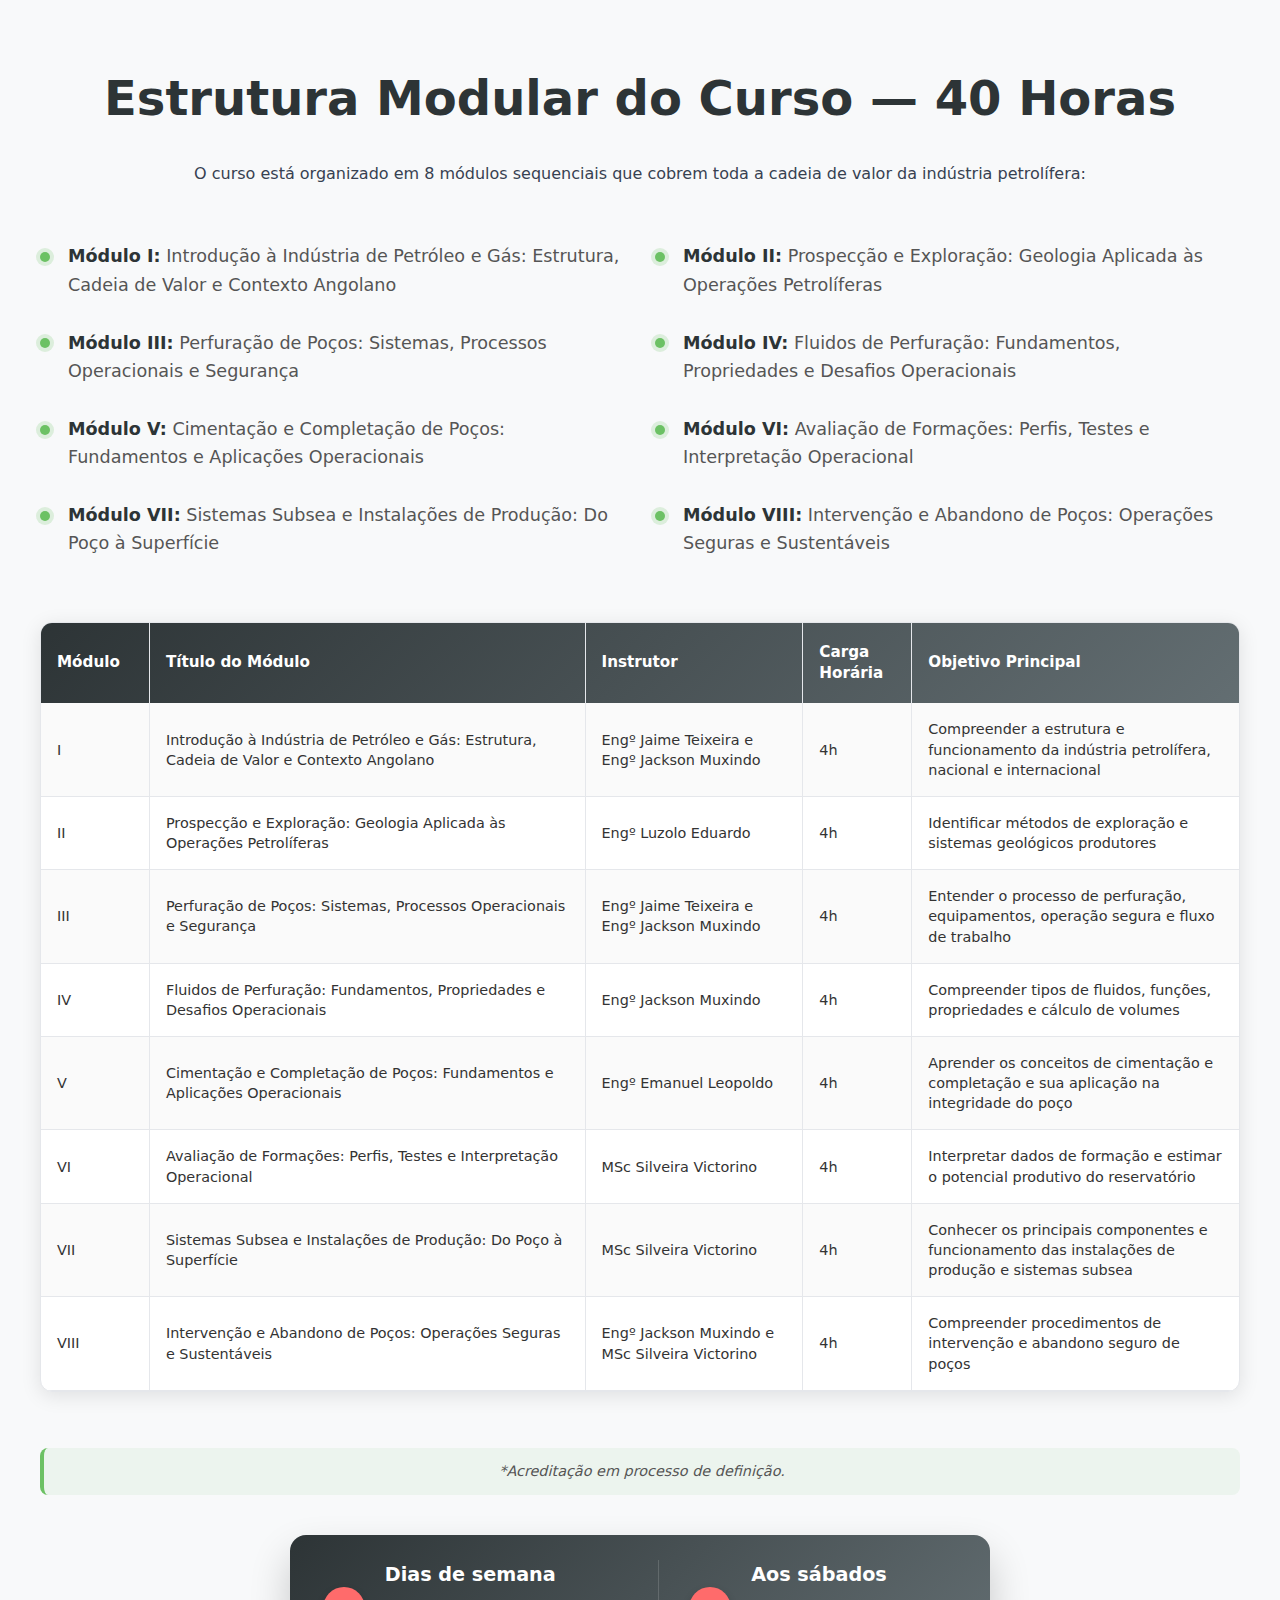
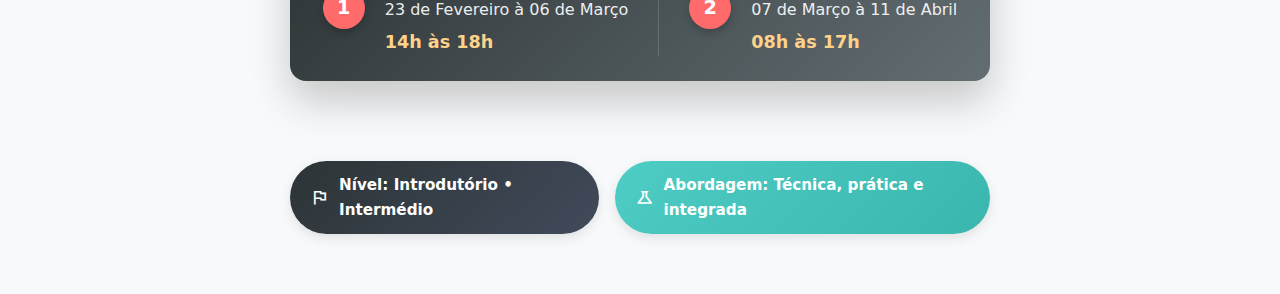
<file: teste.html>
<!DOCTYPE html>
<html lang="pt">
<head>
    <meta charset="UTF-8">
    <meta name="viewport" content="width=device-width, initial-scale=1.0">
    <title>Estrutura do Curso - Petróleo e Gás</title>
    <link href="https://fonts.googleapis.com/icon?family=Material+Icons+Outlined" rel="stylesheet">
    <style>
        :root {
            --color1: #6cc164;
            --color2: #ff6b6b;
            --color3: #4ecdc4;
            --color4: #2d3436;
            --color5: #636e72;
            --color6: #555;
            --white: #ffffff;
        }
        
        * {
            margin: 0;
            padding: 0;
            box-sizing: border-box;
        }
        
        body {
            font-family: 'Segoe UI', system-ui, -apple-system, sans-serif;
            line-height: 1.6;
            color: #333;
            background: #f8f9fa;
            padding: 20px;
        }
        
        /* Seção Estrutura */
        #estrutura.estrutura-section {
            min-height: 90vh;
            display: flex;
            flex-direction: column;
            align-items: center;
            justify-content: center;
            position: relative;
            max-width: 1400px;
            margin: 0 auto;
            padding: 40px 20px;
        }
        
        #estrutura.estrutura-section .estrutura-content {
            display: flex;
            flex-direction: column;
            align-items: center;
            justify-content: center;
            background: rgba(255, 255, 255, 0.04);
            width: 100%;
        }
        
        .estrutura-section h3 {
            color: var(--color4);
            font-size: clamp(2rem, 5vw, 3rem);
            margin-bottom: 1.5rem;
            text-align: center;
        }
        
        .text-slate-700 {
            color: #374151;
        }
        
        .dark .text-slate-300 {
            color: #d1d5db;
        }
        
        .mb-4 { margin-bottom: 1rem; }
        .mb-6 { margin-bottom: 1.5rem; }
        
        .estrutura-list {
            list-style: none;
            padding-left: 0;
            display: grid;
            grid-template-columns: 1fr 1fr;
            gap: 30px;
            margin: 2rem 0;
            width: 100%;
        }
        
        @media (max-width: 768px) {
            .estrutura-list {
                grid-template-columns: 1fr;
                gap: 20px;
            }
        }
        
        .estrutura-list li {
            position: relative;
            padding-left: 1.75rem;
            color: var(--color6);
            font-size: 1.1rem;
            line-height: 1.6;
        }
        
        .estrutura-list li::before {
            content: "";
            position: absolute;
            left: 0;
            top: 0.6rem;
            width: 10px;
            height: 10px;
            border-radius: 50%;
            background: var(--color1);
            box-shadow: 0 0 0 4px rgba(108, 193, 100, 0.2);
        }
        
        .estrutura-list li strong {
            color: var(--color4);
            font-weight: 600;
        }
        
        /* Tabela de Módulos */
        .estrutura-table {
            margin: 2rem 0;
            border-radius: 12px;
            overflow: hidden;
            box-shadow: 0 4px 20px rgba(0, 0, 0, 0.1);
            background: var(--white);
            border: 1px solid #e5e7eb;
            width: 100%;
        }
        
        .table-header {
            display: grid;
            grid-template-columns: 0.5fr 2fr 1fr 0.5fr 1.5fr;
            background: linear-gradient(135deg, var(--color4), var(--color5));
            color: var(--white);
            font-weight: 600;
            font-size: 0.9rem;
        }
        
        .table-row {
            display: grid;
            grid-template-columns: 0.5fr 2fr 1fr 0.5fr 1.5fr;
            border-bottom: 1px solid #e5e7eb;
            transition: background-color 0.3s ease;
        }
        
        .table-row:hover {
            background-color: rgba(108, 193, 100, 0.05);
        }
        
        .table-row:nth-child(even) {
            background-color: rgba(0, 0, 0, 0.02);
        }
        
        .table-cell {
            padding: 1rem;
            border-right: 1px solid #e5e7eb;
            display: flex;
            align-items: center;
            font-size: 0.9rem;
            line-height: 1.4;
        }
        
        .table-cell:last-child {
            border-right: none;
        }
        
        .table-header .table-cell {
            font-size: 0.95rem;
            padding: 1.2rem 1rem;
        }
        
        .acreditation-note {
            margin-top: 1.5rem;
            font-size: 0.9rem;
            color: var(--color6);
            font-style: italic;
            text-align: center;
            padding: 0.75rem;
            background: rgba(108, 193, 100, 0.08);
            border-radius: 8px;
            border-left: 4px solid var(--color1);
            width: 100%;
        }
        
        /* Responsividade da Tabela */
        @media (max-width: 1024px) {
            .table-header,
            .table-row {
                grid-template-columns: 0.5fr 1.8fr 1.2fr 0.5fr 1.5fr;
            }
        }
        
        @media (max-width: 768px) {
            .estrutura-table {
                border: none;
                box-shadow: none;
                background: transparent;
            }
            
            .table-header {
                display: none;
            }
            
            .table-row {
                display: flex;
                flex-direction: column;
                padding: 1.5rem;
                margin-bottom: 1.5rem;
                border: 1px solid #e5e7eb;
                border-radius: 12px;
                background: var(--white);
                box-shadow: 0 2px 8px rgba(0, 0, 0, 0.08);
            }
            
            .table-cell {
                display: flex;
                padding: 0.75rem 0;
                border-right: none;
                border-bottom: 1px solid #e5e7eb;
                width: 100%;
            }
            
            .table-cell:last-child {
                border-bottom: none;
            }
            
            .table-cell::before {
                content: attr(data-label);
                font-weight: 600;
                width: 140px;
                min-width: 140px;
                color: var(--color4);
                font-size: 0.9rem;
            }
            
            .table-cell:first-child {
                font-weight: 600;
                font-size: 1.1rem;
                color: var(--color4);
                border-bottom: 2px solid var(--color1);
                padding-bottom: 0.5rem;
                margin-bottom: 0.5rem;
            }
            
            .table-cell:first-child::before {
                content: "Módulo ";
                width: auto;
                min-width: auto;
            }
        }
        
        /* Sticker de Horários */
        .sticker {
            display: flex;
            max-width: 700px;
            background: linear-gradient(135deg, var(--color4), var(--color5));
            color: var(--white);
            border-radius: 16px;
            padding: 25px 30px;
            gap: 30px;
            box-shadow: 0 20px 40px rgba(0, 0, 0, 0.2);
            margin: 40px auto;
            width: 100%;
            justify-content: center;
        }
        
        @media (max-width: 640px) {
            .sticker {
                flex-direction: column;
                gap: 20px;
                padding: 20px;
            }
            
            .divider {
                height: 1px;
                width: 100%;
                background: rgba(255, 255, 255, 0.15);
                margin: 10px 0;
            }
        }
        
        .edition {
            display: flex;
            gap: 20px;
            align-items: center;
        }
        
        .sticker .badge {
            width: 42px;
            height: 42px;
            background: var(--color2);
            border-radius: 50%;
            display: flex;
            align-items: center;
            justify-content: center;
            font-weight: 700;
            font-size: 1.2rem;
            flex-shrink: 0;
            box-shadow: 0 4px 8px rgba(0, 0, 0, 0.2);
        }
        
        .content h4 {
            margin: 0;
            font-size: 1.2rem;
            font-weight: 600;
        }
        
        .content p {
            margin: 6px 0;
            font-size: 1rem;
            opacity: 0.9;
        }
        
        .content strong {
            font-size: 1.1rem;
            color: #ffd28a;
            display: block;
            margin-top: 4px;
        }
        
        .divider {
            height: auto;
            width: 1px;
            background: rgba(255, 255, 255, 0.15);
        }
        
        /* Badges */
        .estrutura-badges {
            margin-top: 2.5rem;
            display: flex;
            flex-direction: column;
            gap: 1rem;
            width: 100%;
            max-width: 700px;
        }
        
        @media (min-width: 640px) {
            .estrutura-badges {
                flex-direction: row;
                justify-content: center;
            }
        }
        
        .estrutura-badges .badge {
            display: inline-flex;
            align-items: center;
            gap: 10px;
            padding: 12px 20px;
            border-radius: 50px;
            font-weight: 600;
            color: var(--white);
            font-size: 0.95rem;
            box-shadow: 0 4px 12px rgba(0, 0, 0, 0.1);
        }
        
        .badge-level {
            background: linear-gradient(135deg, var(--color4), #404a5a);
        }
        
        .badge-approach {
            background: linear-gradient(135deg, var(--color3), #3ab6ae);
        }
        
        .material-icons-outlined {
            font-size: 1.2rem;
        }
        
        /* Tipografia */
        .font-display {
            font-family: 'Segoe UI', system-ui, -apple-system, sans-serif;
        }
        
        .font-bold {
            font-weight: 700;
        }
        
        .text-2xl {
            font-size: 1.5rem;
        }
        
        @media (min-width: 768px) {
            .text-3xl {
                font-size: 1.875rem;
            }
        }
    </style>
</head>
<body>
    <!-- Estrutura do Curso -->
    <section id="estrutura" class="estrutura-section">
        <div class="estrutura-content">
            <h3 class="text-2xl md:text-3xl font-display font-bold mb-4">
                Estrutura Modular do Curso — 40 Horas
            </h3>
            <p class="text-slate-700 dark:text-slate-300 mb-6">
                O curso está organizado em 8 módulos sequenciais que cobrem toda a cadeia de valor da indústria petrolífera:
            </p>
            <ul class="estrutura-list">
                <li><strong>Módulo I:</strong> Introdução à Indústria de Petróleo e Gás: Estrutura, Cadeia de Valor e Contexto Angolano</li>
                <li><strong>Módulo II:</strong> Prospecção e Exploração: Geologia Aplicada às Operações Petrolíferas</li>
                <li><strong>Módulo III:</strong> Perfuração de Poços: Sistemas, Processos Operacionais e Segurança</li>
                <li><strong>Módulo IV:</strong> Fluidos de Perfuração: Fundamentos, Propriedades e Desafios Operacionais</li>
                <li><strong>Módulo V:</strong> Cimentação e Completação de Poços: Fundamentos e Aplicações Operacionais</li>
                <li><strong>Módulo VI:</strong> Avaliação de Formações: Perfis, Testes e Interpretação Operacional</li>
                <li><strong>Módulo VII:</strong> Sistemas Subsea e Instalações de Produção: Do Poço à Superfície</li>
                <li><strong>Módulo VIII:</strong> Intervenção e Abandono de Poços: Operações Seguras e Sustentáveis</li>
            </ul>
            
            <div class="estrutura-table">
                <div class="table-header">
                    <div class="table-cell">Módulo</div>
                    <div class="table-cell">Título do Módulo</div>
                    <div class="table-cell">Instrutor</div>
                    <div class="table-cell">Carga Horária</div>
                    <div class="table-cell">Objetivo Principal</div>
                </div>
                
                <!-- Módulo I -->
                <div class="table-row">
                    <div class="table-cell" data-label="Módulo">I</div>
                    <div class="table-cell" data-label="Título do Módulo">Introdução à Indústria de Petróleo e Gás: Estrutura, Cadeia de Valor e Contexto Angolano</div>
                    <div class="table-cell" data-label="Instrutor">Engº Jaime Teixeira e Engº Jackson Muxindo</div>
                    <div class="table-cell" data-label="Carga Horária">4h</div>
                    <div class="table-cell" data-label="Objetivo Principal">Compreender a estrutura e funcionamento da indústria petrolífera, nacional e internacional</div>
                </div>
                
                <!-- Módulo II -->
                <div class="table-row">
                    <div class="table-cell" data-label="Módulo">II</div>
                    <div class="table-cell" data-label="Título do Módulo">Prospecção e Exploração: Geologia Aplicada às Operações Petrolíferas</div>
                    <div class="table-cell" data-label="Instrutor">Engº Luzolo Eduardo</div>
                    <div class="table-cell" data-label="Carga Horária">4h</div>
                    <div class="table-cell" data-label="Objetivo Principal">Identificar métodos de exploração e sistemas geológicos produtores</div>
                </div>
                
                <!-- Módulo III -->
                <div class="table-row">
                    <div class="table-cell" data-label="Módulo">III</div>
                    <div class="table-cell" data-label="Título do Módulo">Perfuração de Poços: Sistemas, Processos Operacionais e Segurança</div>
                    <div class="table-cell" data-label="Instrutor">Engº Jaime Teixeira e Engº Jackson Muxindo</div>
                    <div class="table-cell" data-label="Carga Horária">4h</div>
                    <div class="table-cell" data-label="Objetivo Principal">Entender o processo de perfuração, equipamentos, operação segura e fluxo de trabalho</div>
                </div>
                
                <!-- Módulo IV -->
                <div class="table-row">
                    <div class="table-cell" data-label="Módulo">IV</div>
                    <div class="table-cell" data-label="Título do Módulo">Fluidos de Perfuração: Fundamentos, Propriedades e Desafios Operacionais</div>
                    <div class="table-cell" data-label="Instrutor">Engº Jackson Muxindo</div>
                    <div class="table-cell" data-label="Carga Horária">4h</div>
                    <div class="table-cell" data-label="Objetivo Principal">Compreender tipos de fluidos, funções, propriedades e cálculo de volumes</div>
                </div>
                
                <!-- Módulo V -->
                <div class="table-row">
                    <div class="table-cell" data-label="Módulo">V</div>
                    <div class="table-cell" data-label="Título do Módulo">Cimentação e Completação de Poços: Fundamentos e Aplicações Operacionais</div>
                    <div class="table-cell" data-label="Instrutor">Engº Emanuel Leopoldo</div>
                    <div class="table-cell" data-label="Carga Horária">4h</div>
                    <div class="table-cell" data-label="Objetivo Principal">Aprender os conceitos de cimentação e completação e sua aplicação na integridade do poço</div>
                </div>
                
                <!-- Módulo VI -->
                <div class="table-row">
                    <div class="table-cell" data-label="Módulo">VI</div>
                    <div class="table-cell" data-label="Título do Módulo">Avaliação de Formações: Perfis, Testes e Interpretação Operacional</div>
                    <div class="table-cell" data-label="Instrutor">MSc Silveira Victorino</div>
                    <div class="table-cell" data-label="Carga Horária">4h</div>
                    <div class="table-cell" data-label="Objetivo Principal">Interpretar dados de formação e estimar o potencial produtivo do reservatório</div>
                </div>
                
                <!-- Módulo VII -->
                <div class="table-row">
                    <div class="table-cell" data-label="Módulo">VII</div>
                    <div class="table-cell" data-label="Título do Módulo">Sistemas Subsea e Instalações de Produção: Do Poço à Superfície</div>
                    <div class="table-cell" data-label="Instrutor">MSc Silveira Victorino</div>
                    <div class="table-cell" data-label="Carga Horária">4h</div>
                    <div class="table-cell" data-label="Objetivo Principal">Conhecer os principais componentes e funcionamento das instalações de produção e sistemas subsea</div>
                </div>
                
                <!-- Módulo VIII -->
                <div class="table-row">
                    <div class="table-cell" data-label="Módulo">VIII</div>
                    <div class="table-cell" data-label="Título do Módulo">Intervenção e Abandono de Poços: Operações Seguras e Sustentáveis</div>
                    <div class="table-cell" data-label="Instrutor">Engº Jackson Muxindo e MSc Silveira Victorino</div>
                    <div class="table-cell" data-label="Carga Horária">4h</div>
                    <div class="table-cell" data-label="Objetivo Principal">Compreender procedimentos de intervenção e abandono seguro de poços</div>
                </div>
            </div>
            
            <div class="acreditation-note">
                *Acreditação em processo de definição.
            </div>
        </div>

        <div class="sticker">
            <div class="edition">
                <span class="badge">1</span>
                <div class="content">
                    <h4>Dias de semana</h4>
                    <p>23 de Fevereiro à 06 de Março</p>
                    <strong>14h às 18h</strong>
                </div>
            </div>

            <div class="divider"></div>

            <div class="edition">
                <span class="badge">2</span>
                <div class="content">
                    <h4>Aos sábados</h4>
                    <p>07 de Março à 11 de Abril</p>
                    <strong>08h às 17h</strong>
                </div>
            </div>
        </div>

        <div class="estrutura-badges">
            <div class="badge badge-level">
                <span class="material-icons-outlined">flag</span>
                Nível: Introdutório • Intermédio
            </div>
            <div class="badge badge-approach">
                <span class="material-icons-outlined">science</span>
                Abordagem: Técnica, prática e integrada
            </div>
        </div>
    </section>
</body>
</html>
</file>
